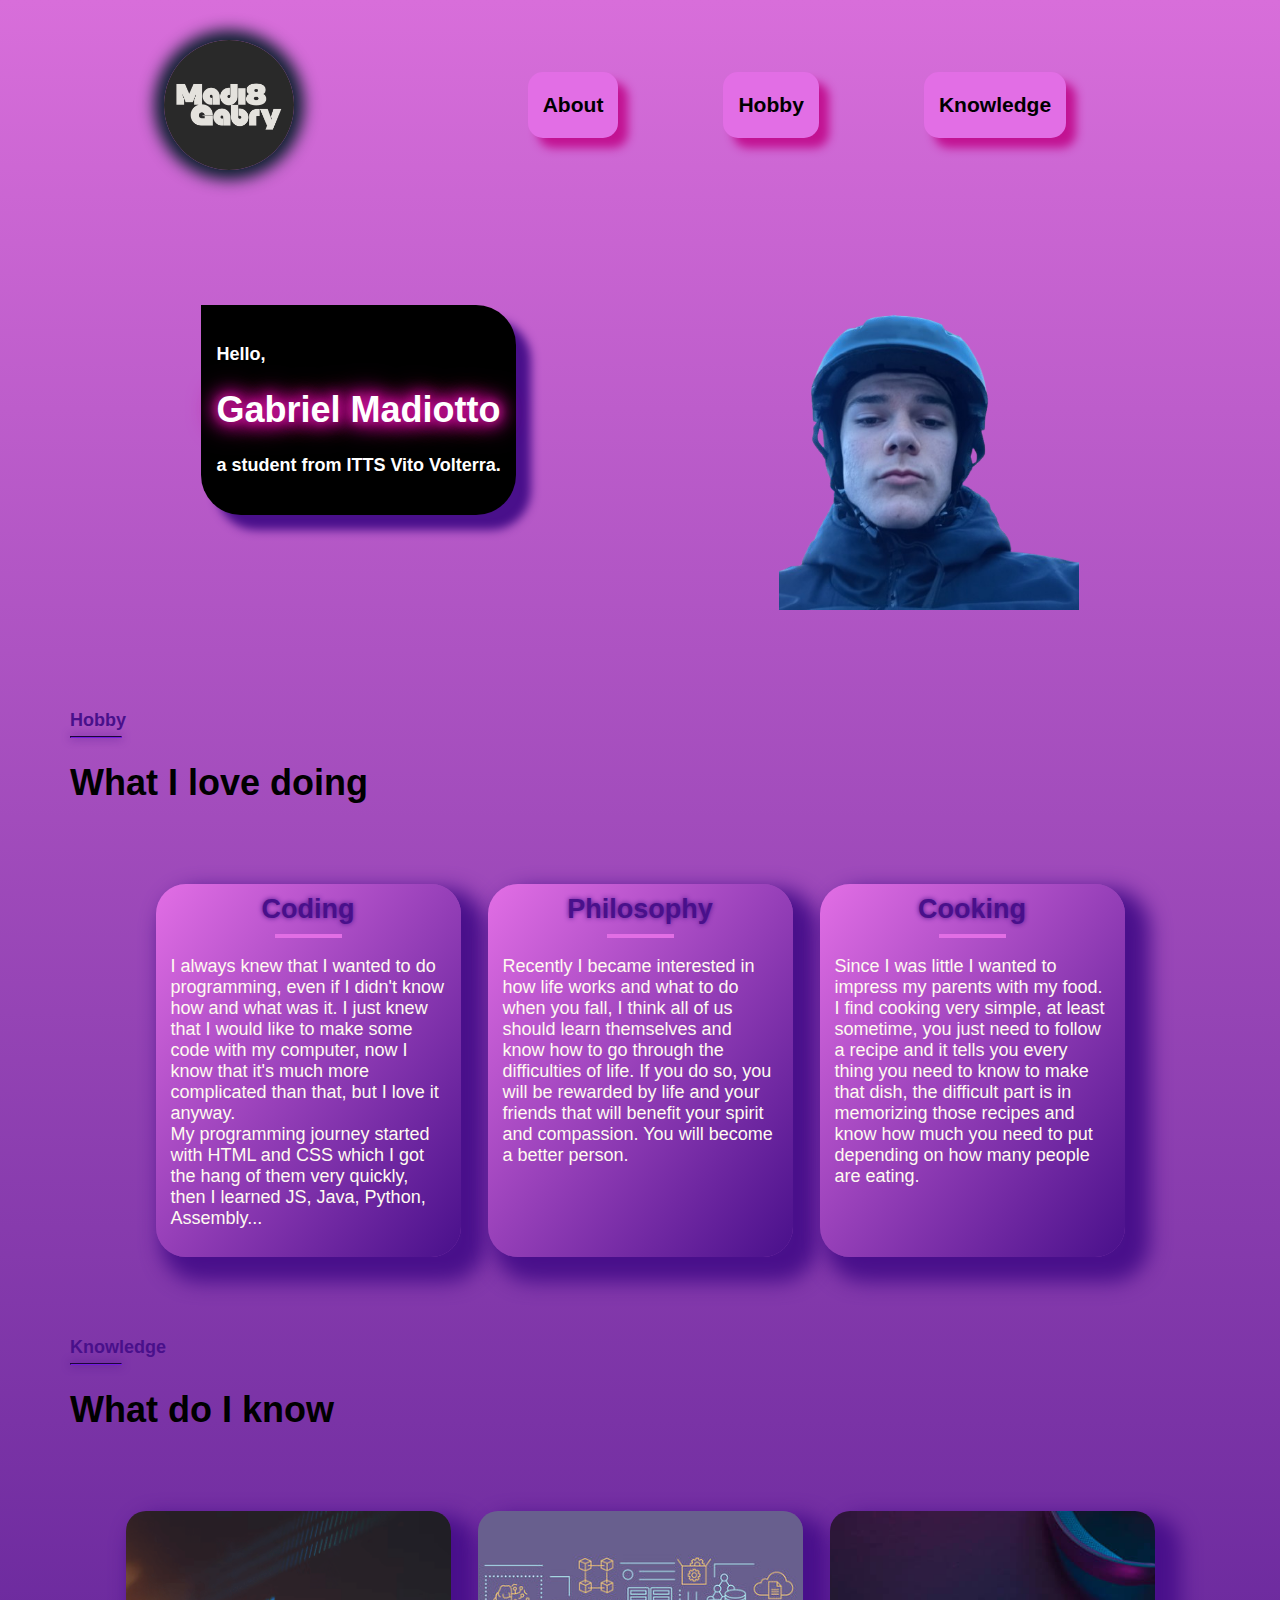
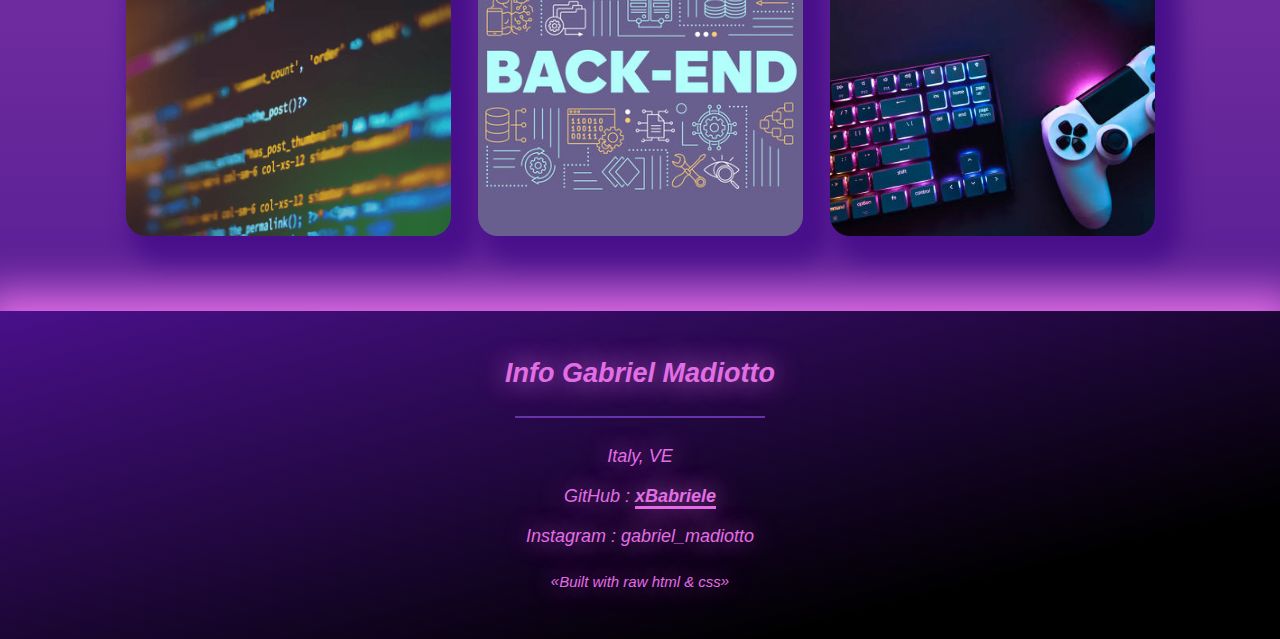
<file: index.html>
<!DOCTYPE html>
<html lang="it">
<head>
    <meta charset="UTF-8">
    <meta name="viewport" content="width=device-width, initial-scale=1.0">
    <meta name="author" content="Madiotto Gabriel">
    <meta name="description" content="Portfolio di Madiotto Gabriel (Prova)">
    <meta name="keywords" content="portfolio, madiotto, coding, cooking, philosophy, forontend, backend, computers, school, personal, website, html, css">
    <title>Portfolio</title>
    <meta http-equiv="refresh" content="30">
    <base href="#">

    <link rel="stylesheet" href="stile.css">
    <link rel="icon" type="x-icon" href="img/icona.png">
</head>
<body>
    <div class="menu"> <!-- MENU -->
            <img src="img/madi8/Madi8 Gabry.png">
        <ul>
            <a href="#about"><li><h3>About</h3></li></a>
            <a href="#hobby"><li><h3>Hobby</h3></li></a>
            <a href="#knowledge"><li><h3>Knowledge</h3></li></a>
        </ul>
    </div>
<div class="container">
    <div class="messaggio"> <!-- CHI -->
        <div class="message">
            <a name="about"></a>
            <h4>Hello,</h4>
            <h1>Gabriel Madiotto</h1>
            <h4>a student from ITTS Vito Volterra.</h4>
        </div>

        <img src="img/foto-img.png" alt="madi8 photo" name="me">
    </div>

    <div class="separatore"> <!-- SERVICES -->
        <p><a name="hobby"></a>Hobby</p>
        <hr>
        <h1>What I love doing</h1>
    </div>

    <div class="txt">
        <div class="items">
            <h2>Coding</h2>
            <hr>
            <p>I always knew that I wanted to do programming, even if I didn't know how and what was it. I just knew that I would like to make some code with my computer, now I know that it's much more complicated than that, but I love it anyway.<br>My programming journey started with HTML and CSS which I got the hang of them very quickly, then I learned JS, Java, Python, Assembly...</p>
        </div>

        <div class="items">
            <h2>Philosophy</h2>
            <hr>
            <p>Recently I became interested in how life works and what to do when you fall, I think all of us should learn themselves and know how to go through the difficulties of life. If you do so, you will be rewarded by life and your friends that will benefit your spirit and compassion. You will become a better person.</p>
        </div>

        <div class="items">
            <h2>Cooking</h2>
            <hr>
            <p>Since I was little I wanted to impress my parents with my food. I find cooking very simple, at least sometime, you just need to follow a recipe and it tells you every thing you need to know to make that dish, the difficult part is in memorizing those recipes and know how much you need to put depending on how many people are eating.</p>
        </div>
    </div>

    <div class="separatore">
        <p><a name="knowledge"></a>Knowledge</p>
        <hr>
        <h1>What do I know</h1>
    </div>

    <div class="txt">
        <div class="img-txt" style="background-image: url(img/frontend.png);">
            <div class="img-testo">
                <h2>FrontEnd</h2>
                <hr>
                <p>Like I said before I started programming this year and at school they taught us HTML, CSS and other things which without expectation I learned them without any problem especially with HTML and CSS. Now with the front end part I just love making my projects like in this case I'm making my own portfolio</p>
            </div>
        </div>
        <div class="img-txt" style="background-image: url(img/backend.jpg);">
            <div class="img-testo">
                <h2>BackEnd</h2>
                <hr>
                <p>This year I also started learning Java, Python, JavaScript and Assembly8086 which are back end programming languages and I made good progress in this final period I hope in the future I will improve even more in these languages and be able to make some fun software by myself.</p>
            </div>
        </div>
        <div class="img-txt" style="background-image: url(img/gaming.jpg);">
            <div class="img-testo">
                <h2>General</h2>
                <hr>
                <p>After all of the researches I have made I would say that I have pretty good knowledge about how do computers work both hardware and software parts. The work behind a computer is insane once you discover how it works and also very interesting.</p>
            </div>
        </div>
    </div>
</div>

<div class="footer">
    <address>
        <h2>Info Gabriel Madiotto</h2>
        <hr>
        <p>
        Italy, VE
        <br>
        GitHub : <a href="https://github.com/xBabriele" target="_blank">xBabriele</a>
        <br>
        Instagram : gabriel_madiotto
        <br>
        <sub><q>Built with raw html & css</q></sub>
        <br>
        </p>
    </address>
</div>

<div class="clear"> </div>
</body>
</html>
</file>
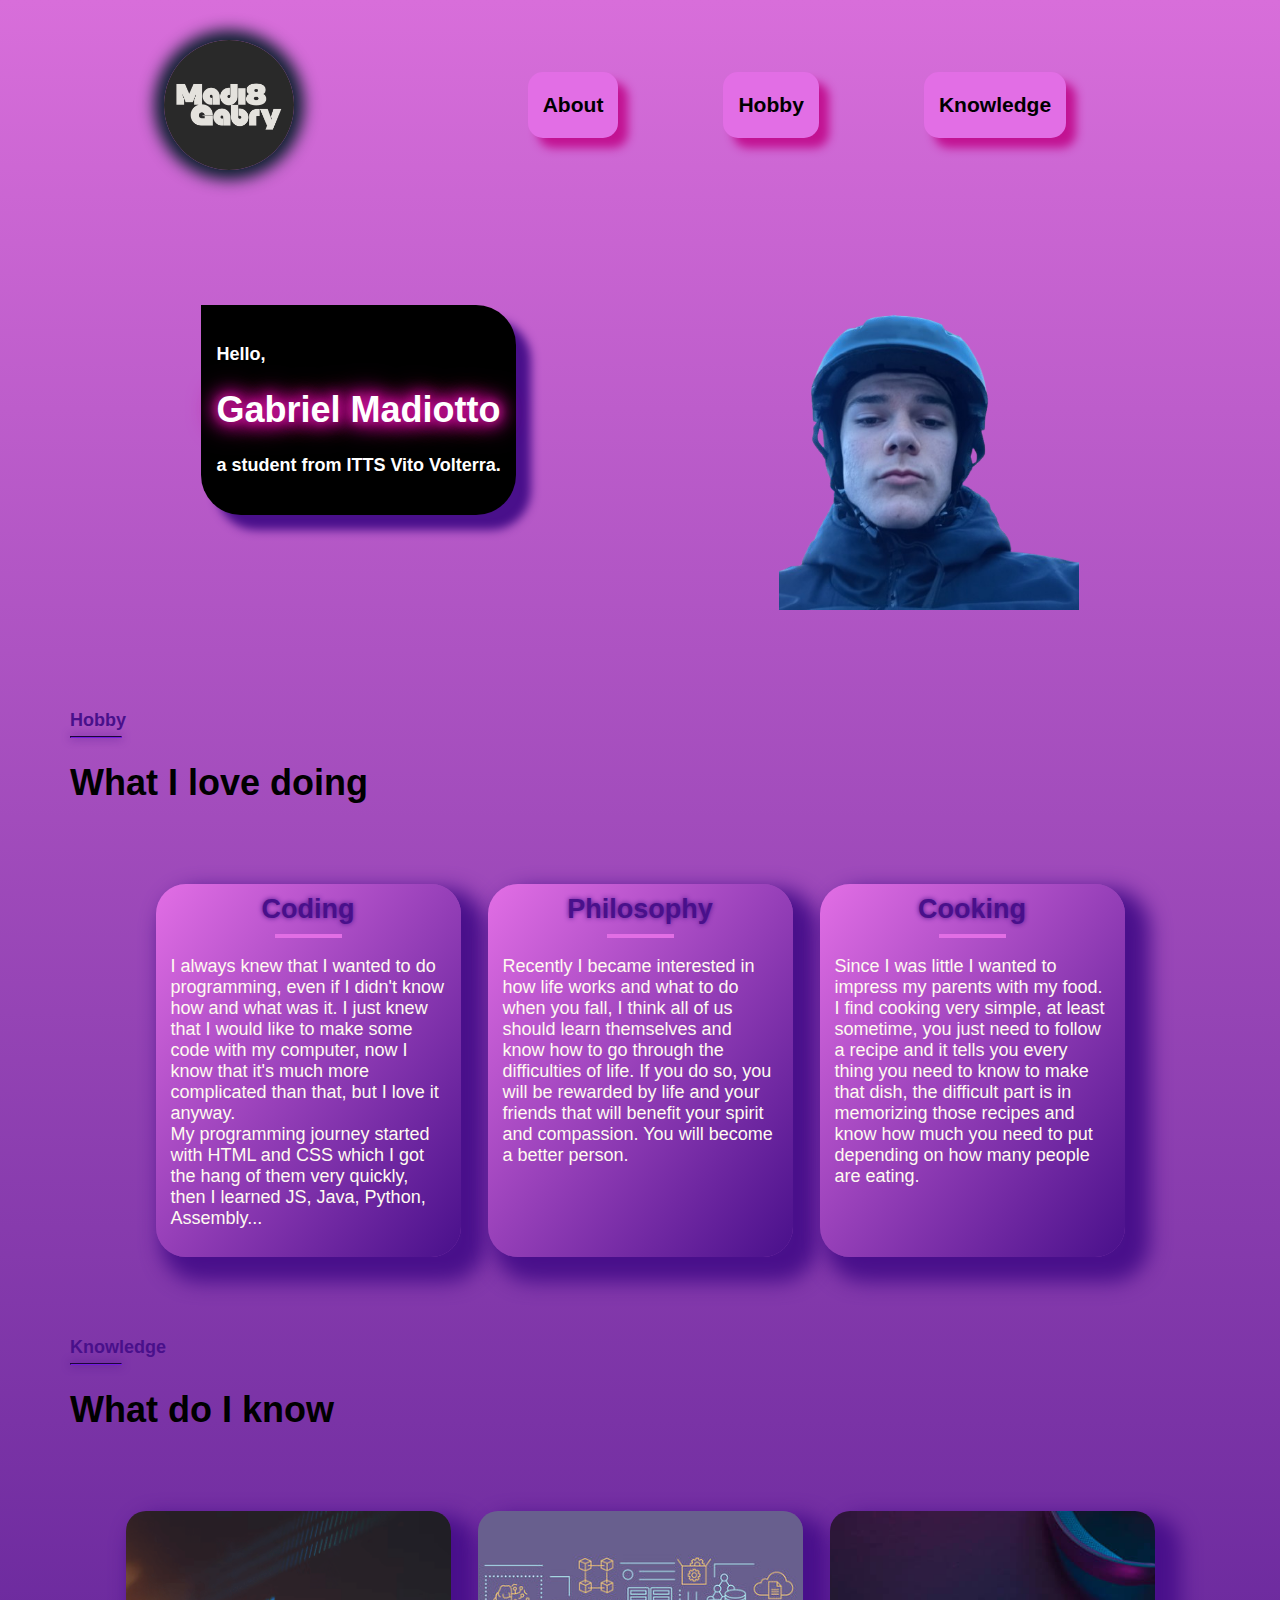
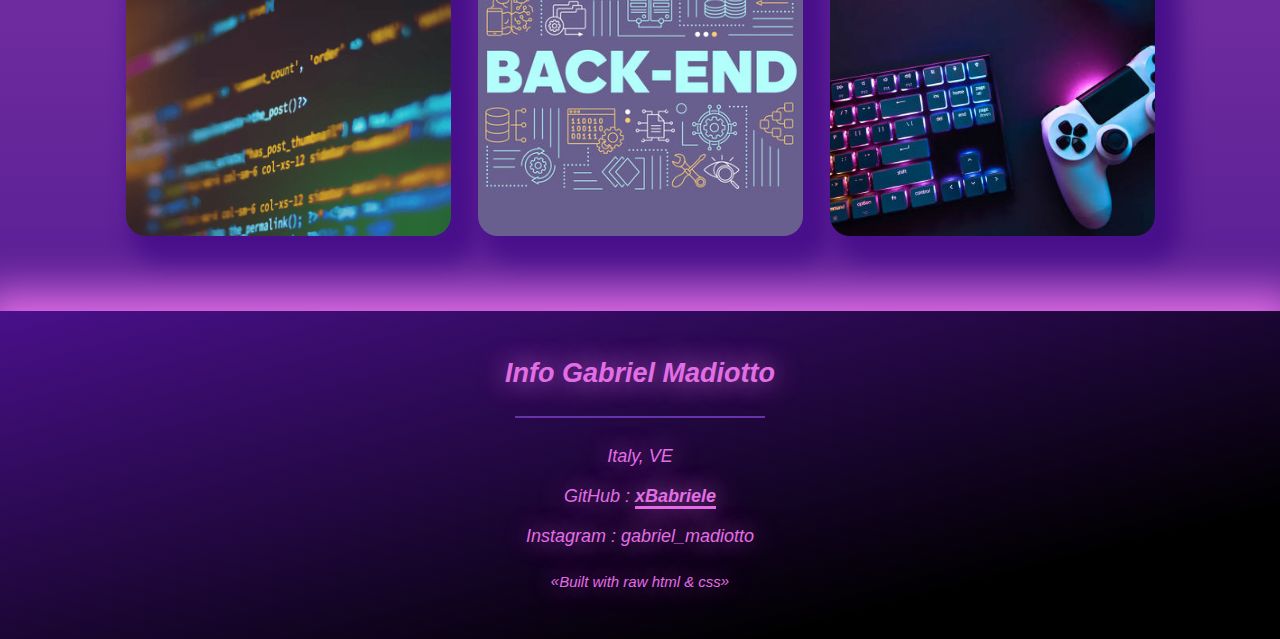
<file: Portfolio.html>
<!DOCTYPE html>
<html lang="it">
<head>
    <meta charset="UTF-8">
    <meta name="viewport" content="width=device-width, initial-scale=1.0">
    <meta name="author" content="Madiotto Gabriel">
    <meta name="description" content="Portfolio di Madiotto Gabriel (Prova)">
    <meta name="keywords" content="portfolio, madiotto, coding, cooking, philosophy, forontend, backend, computers, school, personal, website, html, css">
    <title>Portfolio</title>
    <meta http-equiv="refresh" content="30">
    <base href="#">

    <link rel="stylesheet" href="Portfolio.css">
    <link rel="icon" type="x-icon" href="img/icona.png">
</head>
<body>
    <div class="menu"> <!-- MENU -->
            <img src="img/madi8/Madi8 Gabry.png">
        <ul>
            <a href="#about"><li><h3>About</h3></li></a>
            <a href="#hobby"><li><h3>Hobby</h3></li></a>
            <a href="#knowledge"><li><h3>Knowledge</h3></li></a>
        </ul>
    </div>
<div class="container">
    <div class="messaggio"> <!-- CHI -->
        <div class="message">
            <a name="about"></a>
            <h4>Hello,</h4>
            <h1>Gabriel Madiotto</h1>
            <h4>a student from ITTS Vito Volterra.</h4>
        </div>

        <img src="img/foto-img.png" alt="madi8 photo" name="me">
    </div>

    <div class="separatore"> <!-- SERVICES -->
        <p><a name="hobby"></a>Hobby</p>
        <hr>
        <h1>What I love doing</h1>
    </div>

    <div class="txt">
        <div class="items">
            <h2>Coding</h2>
            <hr>
            <p>I always knew that I wanted to do programming, even if I didn't know how and what was it. I just knew that I would like to make some code with my computer, now I know that it's much more complicated than that, but I love it anyway.<br>My programming journey started with HTML and CSS which I got the hang of them very quickly, then I learned JS, Java, Python, Assembly...</p>
        </div>

        <div class="items">
            <h2>Philosophy</h2>
            <hr>
            <p>Recently I became interested in how life works and what to do when you fall, I think all of us should learn themselves and know how to go through the difficulties of life. If you do so, you will be rewarded by life and your friends that will benefit your spirit and compassion. You will become a better person.</p>
        </div>

        <div class="items">
            <h2>Cooking</h2>
            <hr>
            <p>Since I was little I wanted to impress my parents with my food. I find cooking very simple, at least sometime, you just need to follow a recipe and it tells you every thing you need to know to make that dish, the difficult part is in memorizing those recipes and know how much you need to put depending on how many people are eating.</p>
        </div>
    </div>

    <div class="separatore">
        <p><a name="knowledge"></a>Knowledge</p>
        <hr>
        <h1>What do I know</h1>
    </div>

    <div class="txt">
        <div class="img-txt" style="background-image: url(img/frontend.png);">
            <div class="img-testo">
                <h2>FrontEnd</h2>
                <hr>
                <p>Like I said before I started programming this year and at school they taught us HTML, CSS and other things which without expectation I learned them without any problem especially with HTML and CSS. Now with the front end part I just love making my projects like in this case I'm making my own portfolio</p>
            </div>
        </div>
        <div class="img-txt" style="background-image: url(img/backend.jpg);">
            <div class="img-testo">
                <h2>BackEnd</h2>
                <hr>
                <p>This year I also started learning Java, Python, JavaScript and Assembly8086 which are back end programming languages and I made good progress in this final period I hope in the future I will improve even more in these languages and be able to make some fun software by myself.</p>
            </div>
        </div>
        <div class="img-txt" style="background-image: url(img/gaming.jpg);">
            <div class="img-testo">
                <h2>General</h2>
                <hr>
                <p>After all of the researches I have made I would say that I have pretty good knowledge about how do computers work both hardware and software parts. The work behind a computer is insane once you discover how it works and also very interesting.</p>
            </div>
        </div>
    </div>
</div>

<div class="footer">
    <address>
        <h2>Info Gabriel Madiotto</h2>
        <hr>
        <p>
        Italy, VE
        <br>
        GitHub : <a href="https://github.com/xBabriele" target="_blank">xBabriele</a>
        <br>
        Instagram : gabriel_madiotto
        <br>
        <sub><q>Built with raw html & css</q></sub>
        <br>
        </p>
    </address>
</div>

<div class="clear"> </div>
</body>
</html>
</file>
<file: stile.css>
@media screen and (max-width: 768px) {
    .container {
        max-width: 540px;
    }
    .messaggio img {
        display: none;
    }
    .menu img {
        display: none;
    }
}
@media screen and (max-width: 992px) {  /* Phones */
    .container {
        max-width: 720px;
    }
    .messaggio img {
        display: none;
    }
    .menu img {
        display: none;
    }
}
@media screen and (max-width: 1200px) { /* Tablets */
    .container {
        max-width: 960px;
    }
    .menu li {
        margin: 10px 20px 10px 0;
    }
}
@media screen and (max-width: 1400px) {
    .container {
        max-width: 1140px;
    }
}
@media screen and (min-width: 1401px) {
    .container {
        max-width: 1400px;
    }
}

html {
    cursor: url('foto.png'), auto;
    scrollbar-color: #D86EDA #418;
    /*scrollbar-gutter: stable;     both-edges mette anche dall'altra parte uno spazio coincidente con la scrollbar */
    scroll-behavior: smooth;
    cursor: url('cursor.cur'), auto;
}
body {
    margin: 0;
    font-size: 18px;
    font-family: Arial, Helvetica, sans-serif;
    background-image: linear-gradient(to bottom, #D86EDA 0%, #418 100%);
}

p::selection,
h1::selection,
h2::selection,
h3::selection,
h4::selection,
a::selection,
img::selection,
br::selection {
    background-color: #49108B;
    color: #E26EE5;
}
.container {
    margin: 0 auto;
    width: 100%;
}

/* MENU */
.menu {
    display: flex;
    min-width: 75px;
    margin: 40px 20px;
    justify-content: space-evenly;
    align-items: center;
    user-select: none;
}
.menu li {
    list-style-type: none;
    display: inline-block;
    margin: 10px 50px;
    padding: 0 15px;
    background-color: #E26EE5;
    border-radius: 15px;
    box-shadow: 10px 10px 10px #C21292;
    transition: ease .5s;
    color: black;
}
.menu li:hover {
    background-color: black;
    color: ghostwhite;
    box-shadow: 10px 10px 18px 2px #49108B;
    text-shadow: 0 0 5px #E26EE5,
    0 0 10px #E26EE5,
    0 0 15px #E26EE5,
    0 0 20px #E26EE5,
    0 0 25px #E26EE5,
    0 0 30px #E26EE5,
    0 0 40px #E26EE5;
    cursor: pointer;
    padding: 5px 25px;
    margin: 0 75px;
}
.menu img {
    width: 130px;
    border-radius: 50%;
    box-shadow: 0 0 15px 10px #123;
    transition: ease-in-out 3s;
    transform-origin: 10px 10px;
    user-select: none;
    -webkit-user-drag: none;
}
.menu img:active {
    box-shadow: 0 0 20px 5px #123;
    transform: rotate3d(1, 2, 3, 4turn);
}
/* MENU */
/* MESSAGGIO-INIZIALE */
.messaggio {
    display: flex;
    justify-content: space-around;
    align-items: center;
    margin: 10px 0 100px;
    user-select: text;
    -webkit-user-drag: none;
}
.message h1 {
    text-shadow: 0 0 10px #C21292,
    0 0 15px #C21292,
    0 0 20px #C21292,
    0 0 25px #C21292,
    0 0 30px #C21292;
    /*0 0 35px #C21292,
    0 0 40px #C21292;*/
}
.message {
    background-color: black;
    color: white;
    padding: 15px;
    border-radius: 0 40px 40px;
    box-shadow: 15px 15px 10px #49108B;
    min-width: 200px;
}
.messaggio img {
    width: 300px;
    transition: ease-in-out 2s;
    user-select: none;
    pointer-events: none;
}
/* MESSAGGIO-INIZIALE */

/* SEPARATORE */
.separatore p {
    margin: 0 0 5px;
    color: #49108B;
    font-weight: bold;
}
.separatore hr {
    border-color: #49108B;
    width: 50px;
    margin: 0;
    box-shadow: 0 0 10px #49108B;
}
.separatore {
    margin: 80px 0;
}
/* SEPARATORE */


/* TESTI */
.txt {
    display: flex;
    flex-wrap: wrap;
    justify-content: space-between;
    grid-gap: 1.5em;
    justify-content: center;
}
.txt h2 {
    text-align: center;
    margin: 0;
    color: #49108B;
    text-shadow: 0 0 5px #49108B;
}
.txt hr {
    width: 3.5em;
    border: 2px solid #E26EE5;
}
.items {
    width: 25%;
    min-width: 210px;
    max-width: 275px;
    min-height: 300px;
    background-image: linear-gradient(to bottom right, #E26EE5 0%, #49108B 100%);
    border-radius: 30px;
    color: floralwhite;
    box-shadow: 15px 15px 20px 10px #49108B;
    padding: 10px 15px;
}
.img-txt {
    min-width: 210px;
    max-width: 325px;
    background-size: cover;
    background-position: center;
    color: floralwhite;
    box-shadow: 15px 15px 20px 10px #49108B;
    border-radius: 20px;
    min-height: 325px;
}
.img-testo {
    border-radius: 20px;
    opacity: 0;
    transition: ease 0.8s;
    padding: 4%;
    height: 92%;
}
.img-testo h2 {
    color: ghostwhite;
}
.img-txt:hover > .img-testo {
    opacity: 1;
    backdrop-filter: blur(10px);
    transition: ease 0.8s;
}
/* TESTI */


/* FOOTER */
.footer {
    text-align: center;
    margin-top: 75px;
    background-image: linear-gradient(to bottom right, #49108B 0%, #000 80%);
    color: #E26EE5;
    padding: 20px;
    line-height: 40px;
    box-shadow: 0 0 40px 20px #E26EE5;
    text-shadow: 0 0 28px #E26EE5;
}
.footer a {
    color: #E26EE5;
    text-decoration: underline;
    text-underline-offset: 4px;
    text-decoration-color: #E26EE5;
    text-decoration-thickness: 3px;
    font-weight: bold;
}
.footer a:hover {
    color: #E26EE5;
}
.footer hr {
    border: 1px solid #63A;
    width: 20%;
}
/* FOOTER */

.clear {
    clear: both;
}
</file>
<file: Portfolio.css>
@media screen and (max-width: 768px) {
    .container {
        max-width: 540px;
    }
    .messaggio img {
        display: none;
    }
    .menu img {
        display: none;
    }
}
@media screen and (max-width: 992px) {  /* Phones */
    .container {
        max-width: 720px;
    }
    .messaggio img {
        display: none;
    }
    .menu img {
        display: none;
    }
}
@media screen and (max-width: 1200px) { /* Tablets */
    .container {
        max-width: 960px;
    }
    .menu li {
        margin: 10px 20px 10px 0;
    }
}
@media screen and (max-width: 1400px) {
    .container {
        max-width: 1140px;
    }
}
@media screen and (min-width: 1401px) {
    .container {
        max-width: 1400px;
    }
}

html {
    cursor: url('foto.png'), auto;
    scrollbar-color: #D86EDA #418;
    /*scrollbar-gutter: stable;     both-edges mette anche dall'altra parte uno spazio coincidente con la scrollbar */
    scroll-behavior: smooth;
    cursor: url('cursor.cur'), auto;
}
body {
    margin: 0;
    font-size: 18px;
    font-family: Arial, Helvetica, sans-serif;
    background-image: linear-gradient(to bottom, #D86EDA 0%, #418 100%);
}

p::selection,
h1::selection,
h2::selection,
h3::selection,
h4::selection,
a::selection,
img::selection,
br::selection {
    background-color: #49108B;
    color: #E26EE5;
}
.container {
    margin: 0 auto;
    width: 100%;
}

/* MENU */
.menu {
    display: flex;
    min-width: 75px;
    margin: 40px 20px;
    justify-content: space-evenly;
    align-items: center;
    user-select: none;
}
.menu li {
    list-style-type: none;
    display: inline-block;
    margin: 10px 50px;
    padding: 0 15px;
    background-color: #E26EE5;
    border-radius: 15px;
    box-shadow: 10px 10px 10px #C21292;
    transition: ease .5s;
    color: black;
}
.menu li:hover {
    background-color: black;
    color: ghostwhite;
    box-shadow: 10px 10px 18px 2px #49108B;
    text-shadow: 0 0 5px #E26EE5,
    0 0 10px #E26EE5,
    0 0 15px #E26EE5,
    0 0 20px #E26EE5,
    0 0 25px #E26EE5,
    0 0 30px #E26EE5,
    0 0 40px #E26EE5;
    cursor: pointer;
    padding: 5px 25px;
    margin: 0 75px;
}
.menu img {
    width: 130px;
    border-radius: 50%;
    box-shadow: 0 0 15px 10px #123;
    transition: ease-in-out 3s;
    transform-origin: 10px 10px;
    user-select: none;
    -webkit-user-drag: none;
}
.menu img:active {
    box-shadow: 0 0 20px 5px #123;
    transform: rotate3d(1, 2, 3, 4turn);
}
/* MENU */
/* MESSAGGIO-INIZIALE */
.messaggio {
    display: flex;
    justify-content: space-around;
    align-items: center;
    margin: 10px 0 100px;
    user-select: text;
    -webkit-user-drag: none;
}
.message h1 {
    text-shadow: 0 0 10px #C21292,
    0 0 15px #C21292,
    0 0 20px #C21292,
    0 0 25px #C21292,
    0 0 30px #C21292;
    /*0 0 35px #C21292,
    0 0 40px #C21292;*/
}
.message {
    background-color: black;
    color: white;
    padding: 15px;
    border-radius: 0 40px 40px;
    box-shadow: 15px 15px 10px #49108B;
    min-width: 200px;
}
.messaggio img {
    width: 300px;
    transition: ease-in-out 2s;
    user-select: none;
    pointer-events: none;
}
/* MESSAGGIO-INIZIALE */

/* SEPARATORE */
.separatore p {
    margin: 0 0 5px;
    color: #49108B;
    font-weight: bold;
}
.separatore hr {
    border-color: #49108B;
    width: 50px;
    margin: 0;
    box-shadow: 0 0 10px #49108B;
}
.separatore {
    margin: 80px 0;
}
/* SEPARATORE */


/* TESTI */
.txt {
    display: flex;
    flex-wrap: wrap;
    justify-content: space-between;
    grid-gap: 1.5em;
    justify-content: center;
}
.txt h2 {
    text-align: center;
    margin: 0;
    color: #49108B;
    text-shadow: 0 0 5px #49108B;
}
.txt hr {
    width: 3.5em;
    border: 2px solid #E26EE5;
}
.items {
    width: 25%;
    min-width: 210px;
    max-width: 275px;
    min-height: 300px;
    background-image: linear-gradient(to bottom right, #E26EE5 0%, #49108B 100%);
    border-radius: 30px;
    color: floralwhite;
    box-shadow: 15px 15px 20px 10px #49108B;
    padding: 10px 15px;
}
.img-txt {
    min-width: 210px;
    max-width: 325px;
    background-size: cover;
    background-position: center;
    color: floralwhite;
    box-shadow: 15px 15px 20px 10px #49108B;
    border-radius: 20px;
    min-height: 325px;
}
.img-testo {
    border-radius: 20px;
    opacity: 0;
    transition: ease 0.8s;
    padding: 4%;
    height: 92%;
}
.img-testo h2 {
    color: ghostwhite;
}
.img-txt:hover > .img-testo {
    opacity: 1;
    backdrop-filter: blur(10px);
    transition: ease 0.8s;
}
/* TESTI */


/* FOOTER */
.footer {
    text-align: center;
    margin-top: 75px;
    background-image: linear-gradient(to bottom right, #49108B 0%, #000 80%);
    color: #E26EE5;
    padding: 20px;
    line-height: 40px;
    box-shadow: 0 0 40px 20px #E26EE5;
    text-shadow: 0 0 28px #E26EE5;
}
.footer a {
    color: #E26EE5;
    text-decoration: underline;
    text-underline-offset: 4px;
    text-decoration-color: #E26EE5;
    text-decoration-thickness: 3px;
    font-weight: bold;
}
.footer a:hover {
    color: #E26EE5;
}
.footer hr {
    border: 1px solid #63A;
    width: 20%;
}
/* FOOTER */

.clear {
    clear: both;
}
</file>
